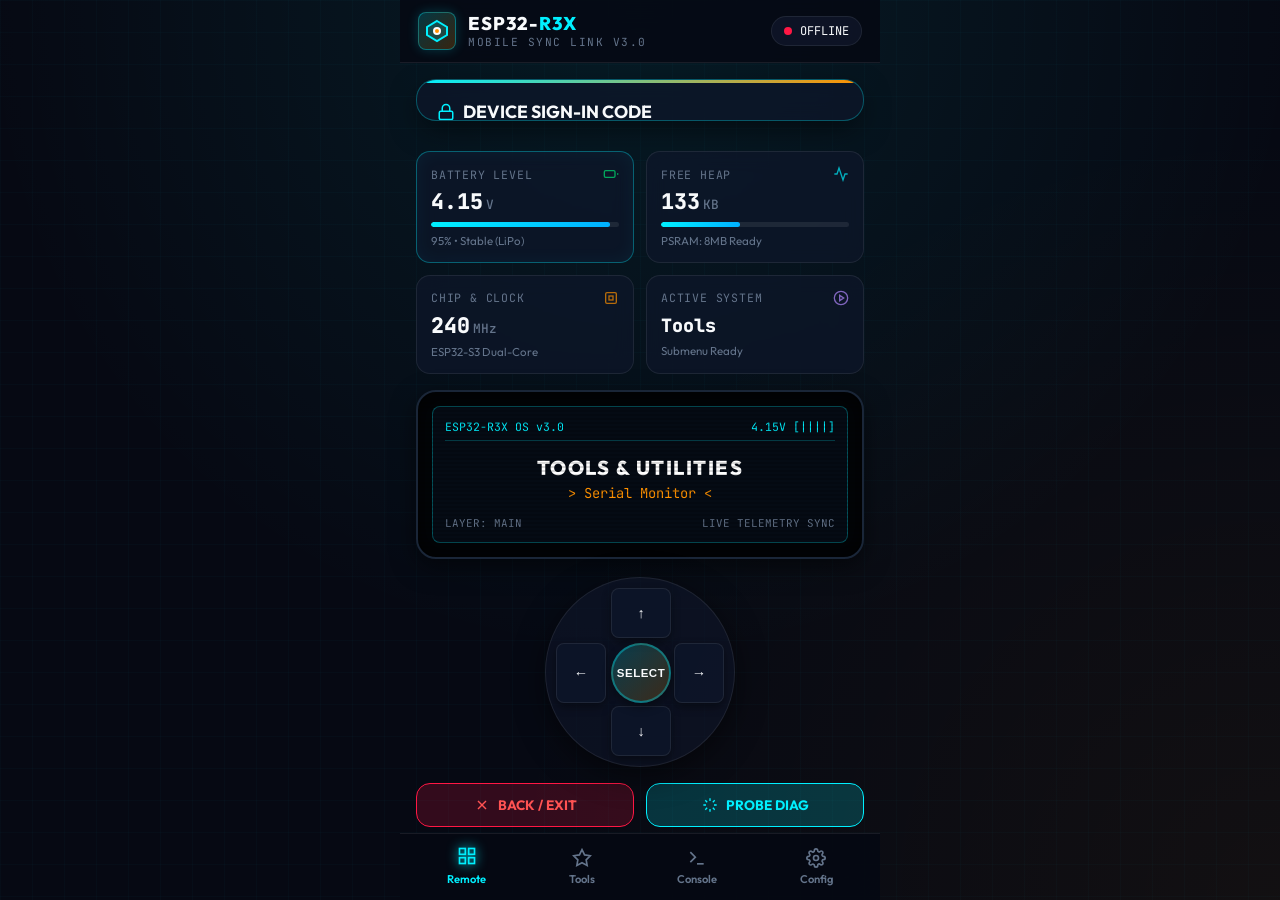
<file: mobile_app/index.html>
<!DOCTYPE html>
<html lang="en">
<head>
  <meta charset="UTF-8">
  <meta name="viewport" content="width=device-width, initial-scale=1.0, maximum-scale=1.0, user-scalable=no, viewport-fit=cover">
  <title>ESP32-R3X Mobile Companion | Always-On Hardware Sync</title>
  
  <!-- SEO & Mobile App Meta -->
  <meta name="description" content="Official Mobile Companion & Wireless Cyberdeck Remote for ESP32-R3X Hardware Platform. Seamless real-time Bluetooth, WiFi, and Serial synchronization with unique device sign-in.">
  <meta name="theme-color" content="#060913">
  <meta name="apple-mobile-web-app-capable" content="yes">
  <meta name="apple-mobile-web-app-status-bar-style" content="black-translucent">
  <meta name="apple-mobile-web-app-title" content="R3X Companion">

  <link rel="manifest" href="./manifest.json">
  <link rel="icon" type="image/svg+xml" href="./icons/icon.svg">
  <link rel="stylesheet" href="./app.css?v=3.1.0">
</head>
<body>

  <div class="app-container" id="app-root">

    <!-- Global App Header -->
    <header class="app-header" id="main-header">
      <div class="brand-section">
        <div class="brand-logo-badge" id="btn-brand-logo" title="ESP32-R3X Hardware">
          <svg viewBox="0 0 24 24" fill="none" stroke="currentColor" stroke-width="2">
            <polygon points="12,2 22,8 22,16 12,22 2,16 2,8" stroke="#00f0ff" fill="rgba(0,240,255,0.15)" />
            <circle cx="12" cy="12" r="3" fill="#ff9100" />
          </svg>
        </div>
        <div class="brand-title-wrap">
          <h1>ESP32-<span>R3X</span></h1>
          <div class="brand-sub">MOBILE SYNC LINK v3.0</div>
        </div>
      </div>

      <div class="header-status-badge" id="header-connection-pill">
        <span class="status-dot disconnected" id="connection-indicator"></span>
        <span id="connection-status-text">OFFLINE</span>
      </div>
    </header>

    <!-- Sign-In / Device Pairing Banner (Dismissible / Expandable) -->
    <section class="signin-card" id="signin-section">
      <h2>
        <svg width="18" height="18" viewBox="0 0 24 24" fill="none" stroke="#00f0ff" stroke-width="2">
          <rect x="3" y="11" width="18" height="11" rx="2" ry="2" />
          <path d="M7 11V7a5 5 0 0 1 10 0v4" />
        </svg>
        DEVICE SIGN-IN CODE
      </h2>
      <p id="signin-desc">
        Enter your ESP32-R3X unique device code to enable always-on sync the instant your hardware powers on.
      </p>

      <div class="signin-input-group">
        <input type="text" id="input-signin-code" class="signin-input" placeholder="R3X-XXXX" maxlength="12" autocomplete="off" autocorrect="off" spellcheck="false" value="R3X-8F2A">
        <button type="button" id="btn-pair-device" class="btn-pair">
          <span>CONNECT</span>
        </button>
      </div>

      <div class="signin-helper-row">
        <span>Default code printed on OLED/TFT screen</span>
        <span id="label-saved-status">Auto-Sync: ACTIVE</span>
      </div>

      <div class="quick-connect-chips" id="connection-protocol-selector">
        <button type="button" class="chip-btn active" data-protocol="bridge" id="proto-bridge">⚡ PC Bridge</button>
        <button type="button" class="chip-btn" data-protocol="serial" id="proto-serial">USB Serial (OTG)</button>
        <button type="button" class="chip-btn" data-protocol="wifi" id="proto-wifi">WiFi / SoftAP</button>
        <button type="button" class="chip-btn" data-protocol="ble" id="proto-ble">BLE 5.0</button>
        <button type="button" class="chip-btn" data-protocol="demo" id="proto-demo">Demo Sim</button>
      </div>
    </section>

    <!-- MAIN VIEW 1: DASHBOARD & CONTROLLER -->
    <main class="view-section active" id="view-dashboard">

      <!-- Telemetry Status Grid -->
      <section class="telemetry-grid" aria-label="System Telemetry">
        <!-- Battery Card -->
        <article class="telemetry-card highlight" id="card-battery">
          <div class="telem-header">
            <span>BATTERY LEVEL</span>
            <svg class="telem-icon" viewBox="0 0 24 24" fill="none" stroke="#00e676" stroke-width="2">
              <rect x="2" y="7" width="16" height="10" rx="2" ry="2"/>
              <line x1="22" y1="11" x2="22" y2="13"/>
            </svg>
          </div>
          <div class="telem-val" id="val-battery-voltage">4.15<span>V</span></div>
          <div class="bar-container">
            <div class="bar-fill" id="bar-battery-fill" style="width: 95%;"></div>
          </div>
          <div class="telem-sub" id="val-battery-sub">95% &bull; Stable (LiPo)</div>
        </article>

        <!-- Memory Card -->
        <article class="telemetry-card" id="card-memory">
          <div class="telem-header">
            <span>FREE HEAP</span>
            <svg class="telem-icon" viewBox="0 0 24 24" fill="none" stroke="#00f0ff" stroke-width="2">
              <path d="M22 12h-4l-3 9L9 3l-3 9H2"/>
            </svg>
          </div>
          <div class="telem-val" id="val-heap-free">133<span>KB</span></div>
          <div class="bar-container">
            <div class="bar-fill" id="bar-heap-fill" style="width: 42%;"></div>
          </div>
          <div class="telem-sub" id="val-heap-sub">PSRAM: 8MB Ready</div>
        </article>

        <!-- CPU & Uptime Card -->
        <article class="telemetry-card" id="card-cpu">
          <div class="telem-header">
            <span>CHIP & CLOCK</span>
            <svg class="telem-icon" viewBox="0 0 24 24" fill="none" stroke="#ff9100" stroke-width="2">
              <rect x="4" y="4" width="16" height="16" rx="2"/>
              <rect x="9" y="9" width="6" height="6"/>
            </svg>
          </div>
          <div class="telem-val" id="val-cpu-freq">240<span>MHz</span></div>
          <div class="telem-sub" id="val-uptime">ESP32-S3 Dual-Core</div>
        </article>

        <!-- Active Module Card -->
        <article class="telemetry-card" id="card-active-tool">
          <div class="telem-header">
            <span>ACTIVE SYSTEM</span>
            <svg class="telem-icon" viewBox="0 0 24 24" fill="none" stroke="#b388ff" stroke-width="2">
              <circle cx="12" cy="12" r="10"/>
              <polygon points="10,8 16,12 10,16"/>
            </svg>
          </div>
          <div class="telem-val" id="val-active-menu" style="font-size: 1.15rem;">Tools</div>
          <div class="telem-sub" id="val-active-sub">Submenu Ready</div>
        </article>
      </section>

      <!-- TFT Screen Mirror Bezel -->
      <section class="screen-mirror-card" id="tft-screen-mirror">
        <div class="tft-bezel">
          <div class="tft-top-bar">
            <span id="mirror-header-title">ESP32-R3X OS v3.0</span>
            <span id="mirror-header-bat">4.15V [||||]</span>
          </div>
          <div class="tft-main-view">
            <div class="tft-menu-title" id="mirror-menu-title">TOOLS & UTILITIES</div>
            <div class="tft-sub-item" id="mirror-sub-title">&gt; Serial Monitor &lt;</div>
          </div>
          <div class="tft-footer-bar">
            <span id="mirror-footer-layer">LAYER: MAIN</span>
            <span id="mirror-footer-sync">LIVE TELEMETRY SYNC</span>
          </div>
        </div>
      </section>

      <!-- Cyberdeck D-Pad Controller -->
      <section class="controller-section" id="dpad-controller" aria-label="Hardware Remote Control">
        <div class="dpad-container">
          <button type="button" class="dpad-btn up" id="btn-key-up" aria-label="Navigate Up">&uarr;</button>
          <button type="button" class="dpad-btn down" id="btn-key-down" aria-label="Navigate Down">&darr;</button>
          <button type="button" class="dpad-btn left" id="btn-key-left" aria-label="Navigate Left">&larr;</button>
          <button type="button" class="dpad-btn right" id="btn-key-right" aria-label="Navigate Right">&rarr;</button>
          <button type="button" class="dpad-btn center" id="btn-key-select" aria-label="Select">SELECT</button>
        </div>

        <div class="controller-action-row">
          <button type="button" class="action-btn exit" id="btn-key-exit">
            <svg width="16" height="16" viewBox="0 0 24 24" fill="none" stroke="currentColor" stroke-width="2">
              <line x1="18" y1="6" x2="6" y2="18"/>
              <line x1="6" y1="6" x2="18" y2="18"/>
            </svg>
            BACK / EXIT
          </button>
          <button type="button" class="action-btn select" id="btn-key-quick-diag">
            <svg width="16" height="16" viewBox="0 0 24 24" fill="none" stroke="currentColor" stroke-width="2">
              <path d="M12 2v4M12 18v4M4.93 4.93l2.83 2.83M16.24 16.24l2.83 2.83M2 12h4M18 12h4M4.93 19.07l2.83-2.83M16.24 7.76l2.83-2.83"/>
            </svg>
            PROBE DIAG
          </button>
        </div>
      </section>

    </main>

    <!-- MAIN VIEW 2: FULL LAUNCHPAD & 10+ TOOLS -->
    <section class="view-section" id="view-launchpad">
      <h2 style="font-size: 1.1rem; margin-bottom: 4px;">Hardware Feature Suite</h2>
      <p style="font-size: 0.76rem; color: var(--text-muted); margin-bottom: 12px;">
        1-Tap remote execution across all RF, Sub-GHz, Automotive, and Core modules.
      </p>

      <!-- TOOLS SUITE (10+ UTILITIES WITH SCROLL & DIRECT ACCESS) -->
      <div class="launcher-category-title">
        <span>Tools &amp; Utilities Suite (10+ Features)</span>
      </div>
      <div class="feature-grid" id="grid-tools-features">
        <button type="button" class="feature-tile" data-launch="6 0 0">
          <div class="tile-icon-box">&gt;_</div>
          <div class="tile-content">
            <h3>Serial Monitor</h3>
            <p>115200 Baud Console</p>
          </div>
        </button>

        <button type="button" class="feature-tile orange" data-launch="6 1 0">
          <div class="tile-icon-box">&#8679;</div>
          <div class="tile-content">
            <h3>Update Firmware</h3>
            <p>OTA &amp; SD Flasher</p>
          </div>
        </button>

        <button type="button" class="feature-tile green" data-launch="6 2 0">
          <div class="tile-icon-box">&#9782;</div>
          <div class="tile-content">
            <h3>Touch Calibrate</h3>
            <p>XPT2046 5-Point</p>
          </div>
        </button>

        <button type="button" class="feature-tile purple" data-launch="6 3 0">
          <div class="tile-icon-box">&#9881;</div>
          <div class="tile-content">
            <h3>Hardware Info</h3>
            <p>eFuse &amp; Bus Map</p>
          </div>
        </button>

        <button type="button" class="feature-tile" data-launch="6 4 0">
          <div class="tile-icon-box">&#128193;</div>
          <div class="tile-content">
            <h3>SD File Manager</h3>
            <p>Browse &amp; Execute</p>
          </div>
        </button>

        <button type="button" class="feature-tile orange" data-launch="6 5 0">
          <div class="tile-icon-box">&#9889;</div>
          <div class="tile-content">
            <h3>GPIO Dashboard</h3>
            <p>Pin Logic &amp; PWM</p>
          </div>
        </button>

        <button type="button" class="feature-tile green" data-launch="6 6 0">
          <div class="tile-icon-box">&#128038;</div>
          <div class="tile-content">
            <h3>BadUSB Ducky</h3>
            <p>HID Script Injector</p>
          </div>
        </button>

        <button type="button" class="feature-tile purple" data-launch="6 7 0">
          <div class="tile-icon-box">&#127760;</div>
          <div class="tile-content">
            <h3>Web Cyberdeck</h3>
            <p>HTTP Telemetry AP</p>
          </div>
        </button>

        <button type="button" class="feature-tile" data-launch="6 8 0">
          <div class="tile-icon-box">&#127912;</div>
          <div class="tile-content">
            <h3>Theme Engine</h3>
            <p>Live Color Switcher</p>
          </div>
        </button>

        <button type="button" class="feature-tile orange" data-launch="6 9 0">
          <div class="tile-icon-box">&#128267;</div>
          <div class="tile-content">
            <h3>Fuel Gauge</h3>
            <p>LiPo Coulombs</p>
          </div>
        </button>
      </div>

      <!-- WIRELESS RF & HARDWARE ATTACK ENGINES -->
      <div class="launcher-category-title">
        <span>RF &amp; Hardware Engines</span>
      </div>
      <div class="feature-grid">
        <button type="button" class="feature-tile" data-launch="0 0 0">
          <div class="tile-icon-box">&#128246;</div>
          <div class="tile-content">
            <h3>WiFi Scanner</h3>
            <p>2.4GHz Beacon Scan</p>
          </div>
        </button>

        <button type="button" class="feature-tile orange" data-launch="4 0 0">
          <div class="tile-icon-box">&#128254;</div>
          <div class="tile-content">
            <h3>BLE Recon</h3>
            <p>Advertiser &amp; Spam</p>
          </div>
        </button>

        <button type="button" class="feature-tile green" data-launch="5 0 0">
          <div class="tile-icon-box">&#128225;</div>
          <div class="tile-content">
            <h3>Sub-GHz CC1101</h3>
            <p>300-928 MHz Radio</p>
          </div>
        </button>

        <button type="button" class="feature-tile purple" data-launch="2 0 4">
          <div class="tile-icon-box">&#128663;</div>
          <div class="tile-content">
            <h3>Automotive CAN</h3>
            <p>500k Sniffer &amp; Fuzz</p>
          </div>
        </button>

        <button type="button" class="feature-tile" data-launch="2 0 2">
          <div class="tile-icon-box">&#128179;</div>
          <div class="tile-content">
            <h3>RFID/NFC PN532</h3>
            <p>13.56MHz Mifare</p>
          </div>
        </button>

        <button type="button" class="feature-tile orange" data-launch="2 0 3">
          <div class="tile-icon-box">&#127757;</div>
          <div class="tile-content">
            <h3>GPS Tracker</h3>
            <p>Neo-6M NMEA Feed</p>
          </div>
        </button>
      </div>
    </section>

    <!-- MAIN VIEW 3: LIVE TERMINAL & CONSOLE -->
    <section class="view-section" id="view-terminal">
      <div class="terminal-window" id="terminal-container">
        <div class="terminal-header">
          <span>ESP32-R3X SYNC CONSOLE</span>
          <div class="term-controls">
            <button type="button" class="term-btn" id="btn-clear-term">CLEAR</button>
            <button type="button" class="term-btn" id="btn-export-log">EXPORT</button>
          </div>
        </div>
        <div class="terminal-body" id="term-output">
          <div class="term-line info">[SYS] ESP32-R3X Mobile Companion Initialized.</div>
          <div class="term-line info">[SYS] Ready to establish hardware link over BLE / WiFi / Serial.</div>
        </div>
        <div class="terminal-input-bar">
          <span style="color: var(--cyan-glow); font-family: var(--font-mono); font-size: 0.8rem;">&gt;</span>
          <input type="text" id="term-input" class="terminal-input" placeholder="Type command (PING, STATUS, HEAP, DIAG)..." autocomplete="off" spellcheck="false">
          <button type="button" id="btn-send-cli" class="term-btn" style="color: var(--cyan-glow); border-color: var(--cyan-glow);">SEND</button>
        </div>
      </div>

      <!-- Quick Command Buttons -->
      <div class="quick-cli-row" id="quick-cli-bar">
        <button type="button" class="chip-btn" data-cmd="PING">PING</button>
        <button type="button" class="chip-btn" data-cmd="STATUS">STATUS</button>
        <button type="button" class="chip-btn" data-cmd="HEAP">HEAP</button>
        <button type="button" class="chip-btn" data-cmd="DIAG">DIAG</button>
        <button type="button" class="chip-btn" data-cmd="TEST ALL">TEST ALL</button>
        <button type="button" class="chip-btn" data-cmd="EXIT">EXIT</button>
        <button type="button" class="chip-btn" data-cmd="REBOOT">REBOOT</button>
      </div>
    </section>

    <!-- MAIN VIEW 4: SETTINGS & SYNC CONFIG -->
    <section class="view-section" id="view-settings">
      <h2 style="font-size: 1.1rem; margin-bottom: 4px;">Companion Configuration</h2>
      <p style="font-size: 0.76rem; color: var(--text-muted); margin-bottom: 14px;">
        Manage always-on hardware connection, sign-in credentials, and UI theme.
      </p>

      <div class="signin-card" style="margin: 0 0 16px 0;">
        <h3 style="font-size: 0.95rem; margin-bottom: 8px;">Hardware Connection Mode</h3>
        <p style="font-size: 0.78rem; color: var(--text-secondary); margin-bottom: 12px;">
          Choose whether the mobile app automatically wakes up and syncs via Bluetooth LE advertising, SoftAP WiFi, or USB.
        </p>

        <label style="display: flex; align-items: center; justify-content: space-between; font-size: 0.82rem; margin-bottom: 12px; cursor: pointer;">
          <span>Always-On Background Auto-Reconnect</span>
          <input type="checkbox" id="toggle-auto-reconnect" checked style="width: 18px; height: 18px; accent-color: var(--cyan-glow);">
        </label>

        <label style="display: flex; align-items: center; justify-content: space-between; font-size: 0.82rem; margin-bottom: 12px; cursor: pointer;">
          <span>Haptic Vibration Feedback</span>
          <input type="checkbox" id="toggle-haptic" checked style="width: 18px; height: 18px; accent-color: var(--cyan-glow);">
        </label>

        <div style="margin-top: 14px;">
          <label style="display: block; font-size: 0.76rem; color: var(--text-muted); margin-bottom: 4px;">UI COLOR THEME</label>
          <div class="quick-connect-chips">
            <button type="button" class="chip-btn active" data-theme-btn="cyber">Cyber Cyan</button>
            <button type="button" class="chip-btn" data-theme-btn="matrix">Matrix Green</button>
            <button type="button" class="chip-btn" data-theme-btn="crimson">Crimson Red</button>
          </div>
        </div>
      </div>

      <div class="signin-card" style="margin: 0;">
        <h3 style="font-size: 0.95rem; margin-bottom: 8px;">Install PWA to Mobile Home Screen</h3>
        <p style="font-size: 0.78rem; color: var(--text-secondary); margin-bottom: 12px;">
          Add this companion app to your iPhone or Android home screen for full-screen standalone cyberdeck access.
        </p>
        <button type="button" id="btn-install-pwa" class="btn-pair" style="width: 100%; justify-content: center; padding: 12px;">
          INSTALL COMPANION APP
        </button>
      </div>
    </section>

    <!-- Bottom Navigation Bar -->
    <nav class="bottom-nav" id="bottom-navigation" aria-label="Primary Navigation">
      <button type="button" class="nav-item active" data-view="view-dashboard" id="nav-dashboard">
        <svg viewBox="0 0 24 24">
          <rect x="3" y="3" width="7" height="7"/>
          <rect x="14" y="3" width="7" height="7"/>
          <rect x="14" y="14" width="7" height="7"/>
          <rect x="3" y="14" width="7" height="7"/>
        </svg>
        <span>Remote</span>
      </button>

      <button type="button" class="nav-item" data-view="view-launchpad" id="nav-launchpad">
        <svg viewBox="0 0 24 24">
          <polygon points="12,2 15.09,8.26 22,9.27 17,14.14 18.18,21.02 12,17.77 5.82,21.02 7,14.14 2,9.27 8.91,8.26"/>
        </svg>
        <span>Tools</span>
      </button>

      <button type="button" class="nav-item" data-view="view-terminal" id="nav-terminal">
        <svg viewBox="0 0 24 24">
          <polyline points="4,17 10,11 4,5"/>
          <line x1="12" y1="19" x2="20" y2="19"/>
        </svg>
        <span>Console</span>
      </button>

      <button type="button" class="nav-item" data-view="view-settings" id="nav-settings">
        <svg viewBox="0 0 24 24">
          <circle cx="12" cy="12" r="3"/>
          <path d="M19.4 15a1.65 1.65 0 0 0 .33 1.82l.06.06a2 2 0 0 1 0 2.83 2 2 0 0 1-2.83 0l-.06-.06a1.65 1.65 0 0 0-1.82-.33 1.65 1.65 0 0 0-1 1.51V21a2 2 0 0 1-2 2 2 2 0 0 1-2-2v-.09A1.65 1.65 0 0 0 9 19.4a1.65 1.65 0 0 0-1.82.33l-.06.06a2 2 0 0 1-2.83 0 2 2 0 0 1 0-2.83l.06-.06a1.65 1.65 0 0 0 .33-1.82 1.65 1.65 0 0 0-1.51-1H3a2 2 0 0 1-2-2 2 2 0 0 1 2-2h.09A1.65 1.65 0 0 0 4.6 9a1.65 1.65 0 0 0-.33-1.82l-.06-.06a2 2 0 0 1 0-2.83 2 2 0 0 1 2.83 0l.06.06a1.65 1.65 0 0 0 1.82.33H9a1.65 1.65 0 0 0 1-1.51V3a2 2 0 0 1 2-2 2 2 0 0 1 2 2v.09a1.65 1.65 0 0 0 1 1.51 1.65 1.65 0 0 0 1.82-.33l.06-.06a2 2 0 0 1 2.83 0 2 2 0 0 1 0 2.83l-.06.06a1.65 1.65 0 0 0-.33 1.82V9a1.65 1.65 0 0 0 1.51 1H21a2 2 0 0 1 2 2 2 2 0 0 1-2 2h-.09a1.65 1.65 0 0 0-1.51 1z"/>
        </svg>
        <span>Config</span>
      </button>
    </nav>

  </div>

  <script src="./app.js?v=3.1.0"></script>
</body>
</html>
</file>
<file: mobile_app/app.css>
/* ==========================================================================
   ESP32-R3X MOBILE COMPANION - CYBERDECK DESIGN SYSTEM
   Ultra-Modern Responsive Glassmorphic Dark UI
   ========================================================================== */

@import url('https://fonts.googleapis.com/css2?family=JetBrains+Mono:wght@400;500;700&family=Outfit:wght@400;500;600;700;800;900&display=swap');

:root {
  /* Cyber Palette */
  --bg-primary: #060913;
  --bg-secondary: #0c1222;
  --bg-card: rgba(15, 23, 42, 0.72);
  --bg-card-hover: rgba(22, 33, 58, 0.85);
  --bg-elevated: rgba(30, 41, 59, 0.8);
  
  --cyan-glow: #00f0ff;
  --cyan-dim: rgba(0, 240, 255, 0.18);
  --cyan-border: rgba(0, 240, 255, 0.35);
  
  --orange-glow: #ff9100;
  --orange-dim: rgba(255, 145, 0, 0.16);
  --orange-border: rgba(255, 145, 0, 0.35);

  --green-glow: #00e676;
  --green-dim: rgba(0, 230, 118, 0.15);
  
  --red-glow: #ff1744;
  --red-dim: rgba(255, 23, 68, 0.18);

  --purple-glow: #b388ff;
  
  --text-primary: #f8fafc;
  --text-secondary: #94a3b8;
  --text-muted: #64748b;
  --text-cyan: #38bdf8;
  
  --border-subtle: rgba(255, 255, 255, 0.08);
  --border-highlight: rgba(0, 240, 255, 0.3);
  
  /* Radii & Shadows */
  --radius-sm: 8px;
  --radius-md: 14px;
  --radius-lg: 20px;
  --radius-pill: 9999px;
  
  --shadow-glow-cyan: 0 0 25px rgba(0, 240, 255, 0.22);
  --shadow-glow-orange: 0 0 25px rgba(255, 145, 0, 0.22);
  --shadow-card: 0 10px 30px -5px rgba(0, 0, 0, 0.6);

  /* Fonts */
  --font-main: 'Outfit', -apple-system, BlinkMacSystemFont, 'Segoe UI', Roboto, sans-serif;
  --font-mono: 'JetBrains Mono', monospace;
  
  --transition-fast: 0.18s cubic-bezier(0.4, 0, 0.2, 1);
  --transition-smooth: 0.28s cubic-bezier(0.16, 1, 0.3, 1);
}

/* Theme variations */
[data-theme="matrix"] {
  --cyan-glow: #00ff66;
  --cyan-dim: rgba(0, 255, 102, 0.16);
  --cyan-border: rgba(0, 255, 102, 0.4);
  --text-cyan: #4ade80;
  --bg-primary: #030a05;
  --bg-secondary: #06150b;
}

[data-theme="crimson"] {
  --cyan-glow: #ff2a5f;
  --cyan-dim: rgba(255, 42, 95, 0.16);
  --cyan-border: rgba(255, 42, 95, 0.4);
  --text-cyan: #fb7185;
  --bg-primary: #0c0407;
  --bg-secondary: #17080e;
}

/* Reset & Box Sizing */
*, *::before, *::after {
  box-sizing: border-box;
  margin: 0;
  padding: 0;
  -webkit-tap-highlight-color: transparent;
}

html, body {
  width: 100%;
  height: 100%;
  background-color: var(--bg-primary);
  color: var(--text-primary);
  font-family: var(--font-main);
  overflow-x: hidden;
  -webkit-font-smoothing: antialiased;
}

/* Background Cyber Grid */
body {
  background-image: 
    radial-gradient(circle at 50% 0%, rgba(0, 240, 255, 0.08) 0%, transparent 60%),
    radial-gradient(circle at 100% 100%, rgba(255, 145, 0, 0.05) 0%, transparent 50%),
    linear-gradient(rgba(0, 240, 255, 0.02) 1px, transparent 1px),
    linear-gradient(90deg, rgba(0, 240, 255, 0.02) 1px, transparent 1px);
  background-size: 100% 100%, 100% 100%, 32px 32px, 32px 32px;
  background-attachment: fixed;
  display: flex;
  flex-direction: column;
}

/* Layout App Container */
.app-container {
  max-width: 480px;
  margin: 0 auto;
  width: 100%;
  min-height: 100vh;
  display: flex;
  flex-direction: column;
  position: relative;
  padding-bottom: 84px; /* Space for bottom nav */
}

/* ==========================================================================
   APP HEADER
   ========================================================================== */
.app-header {
  position: sticky;
  top: 0;
  z-index: 100;
  background: rgba(6, 9, 19, 0.85);
  backdrop-filter: blur(16px);
  -webkit-backdrop-filter: blur(16px);
  border-bottom: 1px solid var(--border-subtle);
  padding: 12px 18px;
  display: flex;
  align-items: center;
  justify-content: space-between;
}

.brand-section {
  display: flex;
  align-items: center;
  gap: 12px;
}

.brand-logo-badge {
  width: 38px;
  height: 38px;
  border-radius: var(--radius-sm);
  background: linear-gradient(135deg, rgba(0, 240, 255, 0.2), rgba(255, 145, 0, 0.2));
  border: 1px solid var(--cyan-border);
  display: flex;
  align-items: center;
  justify-content: center;
  box-shadow: 0 0 12px rgba(0, 240, 255, 0.2);
}

.brand-logo-badge svg {
  width: 24px;
  height: 24px;
}

.brand-title-wrap h1 {
  font-size: 1.15rem;
  font-weight: 800;
  letter-spacing: 1px;
  line-height: 1.2;
}

.brand-title-wrap h1 span {
  color: var(--cyan-glow);
}

.brand-title-wrap .brand-sub {
  font-size: 0.7rem;
  font-family: var(--font-mono);
  color: var(--text-muted);
  text-transform: uppercase;
  letter-spacing: 1.5px;
}

.header-status-badge {
  display: flex;
  align-items: center;
  gap: 8px;
  padding: 6px 12px;
  background: rgba(15, 23, 42, 0.8);
  border: 1px solid var(--border-subtle);
  border-radius: var(--radius-pill);
  font-size: 0.75rem;
  font-family: var(--font-mono);
}

.status-dot {
  width: 8px;
  height: 8px;
  border-radius: 50%;
  background: var(--text-muted);
  transition: var(--transition-fast);
}

.status-dot.connected {
  background: var(--green-glow);
  box-shadow: 0 0 10px var(--green-glow);
  animation: pulse-dot 2s infinite;
}

.status-dot.connecting {
  background: var(--orange-glow);
  box-shadow: 0 0 10px var(--orange-glow);
  animation: pulse-dot 1s infinite;
}

.status-dot.disconnected {
  background: var(--red-glow);
}

@keyframes pulse-dot {
  0%, 100% { opacity: 1; transform: scale(1); }
  50% { opacity: 0.5; transform: scale(0.85); }
}

/* ==========================================================================
   AUTHENTICATION & SIGN-IN MODAL / BANNER
   ========================================================================== */
.signin-card {
  margin: 16px;
  padding: 20px;
  background: var(--bg-card);
  backdrop-filter: blur(12px);
  border: 1px solid var(--border-highlight);
  border-radius: var(--radius-lg);
  box-shadow: var(--shadow-card);
  position: relative;
  overflow: hidden;
}

.signin-card::before {
  content: '';
  position: absolute;
  top: 0;
  left: 0;
  right: 0;
  height: 3px;
  background: linear-gradient(90deg, var(--cyan-glow), var(--orange-glow));
}

.signin-card h2 {
  font-size: 1.1rem;
  font-weight: 700;
  display: flex;
  align-items: center;
  gap: 8px;
  margin-bottom: 6px;
  color: var(--text-primary);
}

.signin-card p {
  font-size: 0.82rem;
  color: var(--text-secondary);
  line-height: 1.4;
  margin-bottom: 14px;
}

.signin-input-group {
  display: flex;
  gap: 10px;
}

.signin-input {
  flex: 1;
  background: rgba(6, 9, 19, 0.7);
  border: 1px solid var(--border-subtle);
  border-radius: var(--radius-sm);
  padding: 12px 14px;
  font-family: var(--font-mono);
  font-size: 0.95rem;
  font-weight: 700;
  color: var(--cyan-glow);
  letter-spacing: 2px;
  text-transform: uppercase;
  outline: none;
  transition: var(--transition-fast);
}

.signin-input:focus {
  border-color: var(--cyan-glow);
  box-shadow: 0 0 12px rgba(0, 240, 255, 0.25);
}

.btn-pair {
  padding: 0 18px;
  background: linear-gradient(135deg, var(--cyan-glow), #0099ff);
  border: none;
  border-radius: var(--radius-sm);
  color: #040812;
  font-family: var(--font-main);
  font-size: 0.88rem;
  font-weight: 700;
  cursor: pointer;
  display: flex;
  align-items: center;
  gap: 6px;
  transition: var(--transition-fast);
}

.btn-pair:hover {
  transform: translateY(-1px);
  box-shadow: 0 0 18px rgba(0, 240, 255, 0.4);
}

.signin-helper-row {
  margin-top: 10px;
  display: flex;
  align-items: center;
  justify-content: space-between;
  font-size: 0.74rem;
  color: var(--text-muted);
}

.quick-connect-chips {
  display: flex;
  gap: 6px;
  margin-top: 12px;
}

.chip-btn {
  background: rgba(255, 255, 255, 0.05);
  border: 1px solid var(--border-subtle);
  border-radius: var(--radius-pill);
  padding: 5px 10px;
  font-size: 0.72rem;
  font-family: var(--font-mono);
  color: var(--text-secondary);
  cursor: pointer;
  transition: var(--transition-fast);
}

.chip-btn:hover, .chip-btn.active {
  background: var(--cyan-dim);
  border-color: var(--cyan-glow);
  color: var(--cyan-glow);
}

/* ==========================================================================
   MAIN DASHBOARD SECTIONS
   ========================================================================== */
.view-section {
  display: none;
  padding: 14px 16px;
  animation: fadeIn 0.22s ease-out;
}

.view-section.active {
  display: block;
}

@keyframes fadeIn {
  from { opacity: 0; transform: translateY(6px); }
  to { opacity: 1; transform: translateY(0); }
}

/* Telemetry Grid */
.telemetry-grid {
  display: grid;
  grid-template-columns: repeat(2, 1fr);
  gap: 12px;
  margin-bottom: 16px;
}

.telemetry-card {
  background: var(--bg-card);
  backdrop-filter: blur(10px);
  border: 1px solid var(--border-subtle);
  border-radius: var(--radius-md);
  padding: 14px;
  display: flex;
  flex-direction: column;
  justify-content: space-between;
  transition: var(--transition-fast);
}

.telemetry-card:hover {
  border-color: var(--border-highlight);
  background: var(--bg-card-hover);
}

.telemetry-card.highlight {
  border-color: var(--cyan-border);
  box-shadow: inset 0 0 18px rgba(0, 240, 255, 0.05);
}

.telem-header {
  display: flex;
  align-items: center;
  justify-content: space-between;
  font-size: 0.72rem;
  font-family: var(--font-mono);
  color: var(--text-muted);
  text-transform: uppercase;
  letter-spacing: 0.8px;
  margin-bottom: 8px;
}

.telem-icon {
  width: 16px;
  height: 16px;
  opacity: 0.7;
}

.telem-val {
  font-size: 1.35rem;
  font-weight: 800;
  font-family: var(--font-mono);
  color: var(--text-primary);
  line-height: 1.1;
}

.telem-val span {
  font-size: 0.8rem;
  font-weight: 500;
  color: var(--text-muted);
  margin-left: 3px;
}

.telem-sub {
  font-size: 0.72rem;
  color: var(--text-muted);
  margin-top: 6px;
  display: flex;
  align-items: center;
  gap: 4px;
}

.bar-container {
  height: 5px;
  background: rgba(255, 255, 255, 0.08);
  border-radius: var(--radius-pill);
  overflow: hidden;
  margin-top: 8px;
}

.bar-fill {
  height: 100%;
  background: linear-gradient(90deg, var(--cyan-glow), #00b0ff);
  border-radius: var(--radius-pill);
  transition: width 0.4s ease;
}

.bar-fill.warning {
  background: linear-gradient(90deg, var(--orange-glow), #ff3d00);
}

/* ==========================================================================
   TFT SCREEN MIRROR & CYBERDECK D-PAD CONTROLLER
   ========================================================================== */
.screen-mirror-card {
  background: #020408;
  border: 2px solid #1a2638;
  border-radius: var(--radius-lg);
  padding: 14px;
  margin-bottom: 18px;
  box-shadow: inset 0 0 25px rgba(0, 0, 0, 0.9), 0 8px 24px rgba(0, 0, 0, 0.5);
  position: relative;
  overflow: hidden;
}

.screen-mirror-card::after {
  content: '';
  position: absolute;
  top: 0; left: 0; right: 0; bottom: 0;
  background: linear-gradient(rgba(18, 16, 16, 0) 50%, rgba(0, 0, 0, 0.25) 50%);
  background-size: 100% 4px;
  pointer-events: none;
  opacity: 0.6;
}

.tft-bezel {
  background: #050b14;
  border: 1px solid rgba(0, 240, 255, 0.3);
  border-radius: var(--radius-sm);
  padding: 12px;
  min-height: 120px;
  display: flex;
  flex-direction: column;
  justify-content: space-between;
  position: relative;
}

.tft-top-bar {
  display: flex;
  align-items: center;
  justify-content: space-between;
  border-bottom: 1px solid rgba(0, 240, 255, 0.2);
  padding-bottom: 6px;
  font-family: var(--font-mono);
  font-size: 0.72rem;
  color: var(--cyan-glow);
}

.tft-main-view {
  margin: 14px 0;
  text-align: center;
}

.tft-menu-title {
  font-size: 1.25rem;
  font-weight: 800;
  letter-spacing: 1.5px;
  color: #ffffff;
  text-transform: uppercase;
  margin-bottom: 4px;
}

.tft-sub-item {
  font-family: var(--font-mono);
  font-size: 0.86rem;
  color: var(--orange-glow);
}

.tft-footer-bar {
  display: flex;
  align-items: center;
  justify-content: space-between;
  font-family: var(--font-mono);
  font-size: 0.68rem;
  color: var(--text-muted);
}

/* Controller D-Pad Pad */
.controller-section {
  display: flex;
  flex-direction: column;
  align-items: center;
  gap: 16px;
  margin: 18px 0;
}

.dpad-container {
  width: 190px;
  height: 190px;
  position: relative;
  background: rgba(15, 23, 42, 0.6);
  border-radius: 50%;
  border: 1px solid var(--border-subtle);
  box-shadow: 0 8px 30px rgba(0, 0, 0, 0.5);
  display: flex;
  align-items: center;
  justify-content: center;
}

.dpad-btn {
  position: absolute;
  background: var(--bg-card);
  border: 1px solid var(--border-subtle);
  color: var(--text-primary);
  font-size: 0.9rem;
  font-weight: 800;
  display: flex;
  align-items: center;
  justify-content: center;
  cursor: pointer;
  transition: var(--transition-fast);
  border-radius: var(--radius-sm);
  box-shadow: 0 4px 10px rgba(0,0,0,0.4);
}

.dpad-btn:active {
  transform: scale(0.92);
  background: var(--cyan-dim);
  border-color: var(--cyan-glow);
  color: var(--cyan-glow);
  box-shadow: 0 0 15px rgba(0, 240, 255, 0.5);
}

.dpad-btn.up {
  top: 10px;
  left: 65px;
  width: 60px;
  height: 50px;
}

.dpad-btn.down {
  bottom: 10px;
  left: 65px;
  width: 60px;
  height: 50px;
}

.dpad-btn.left {
  top: 65px;
  left: 10px;
  width: 50px;
  height: 60px;
}

.dpad-btn.right {
  top: 65px;
  right: 10px;
  width: 50px;
  height: 60px;
}

.dpad-btn.center {
  top: 65px;
  left: 65px;
  width: 60px;
  height: 60px;
  border-radius: 50%;
  background: linear-gradient(135deg, rgba(0, 240, 255, 0.2), rgba(255, 145, 0, 0.2));
  border: 2px solid var(--cyan-border);
  font-size: 0.72rem;
  letter-spacing: 0.5px;
}

.controller-action-row {
  display: flex;
  gap: 12px;
  width: 100%;
}

.action-btn {
  flex: 1;
  padding: 12px;
  border-radius: var(--radius-md);
  border: 1px solid var(--border-subtle);
  background: var(--bg-card);
  color: var(--text-primary);
  font-family: var(--font-main);
  font-size: 0.85rem;
  font-weight: 700;
  display: flex;
  align-items: center;
  justify-content: center;
  gap: 8px;
  cursor: pointer;
  transition: var(--transition-fast);
}

.action-btn:active {
  transform: scale(0.96);
}

.action-btn.exit {
  border-color: var(--red-glow);
  color: #ff5252;
  background: var(--red-dim);
}

.action-btn.select {
  border-color: var(--cyan-glow);
  color: var(--cyan-glow);
  background: var(--cyan-dim);
}

/* ==========================================================================
   FEATURE LAUNCHER GRID (ALL CATEGORIES & 10+ TOOLS)
   ========================================================================== */
.launcher-category-title {
  font-size: 0.8rem;
  font-family: var(--font-mono);
  color: var(--text-muted);
  text-transform: uppercase;
  letter-spacing: 1.5px;
  margin: 18px 0 10px 4px;
  display: flex;
  align-items: center;
  gap: 8px;
}

.launcher-category-title::after {
  content: '';
  flex: 1;
  height: 1px;
  background: var(--border-subtle);
}

.feature-grid {
  display: grid;
  grid-template-columns: repeat(2, 1fr);
  gap: 10px;
}

.feature-tile {
  background: var(--bg-card);
  border: 1px solid var(--border-subtle);
  border-radius: var(--radius-md);
  padding: 12px 14px;
  display: flex;
  align-items: center;
  gap: 12px;
  cursor: pointer;
  transition: var(--transition-fast);
  text-align: left;
}

.feature-tile:hover {
  background: var(--bg-card-hover);
  border-color: var(--border-highlight);
  transform: translateY(-2px);
}

.feature-tile:active {
  transform: scale(0.97);
}

.tile-icon-box {
  width: 36px;
  height: 36px;
  border-radius: var(--radius-sm);
  display: flex;
  align-items: center;
  justify-content: center;
  background: rgba(255, 255, 255, 0.05);
  color: var(--cyan-glow);
  font-size: 1.1rem;
  flex-shrink: 0;
}

.feature-tile.orange .tile-icon-box {
  color: var(--orange-glow);
  background: var(--orange-dim);
}

.feature-tile.green .tile-icon-box {
  color: var(--green-glow);
  background: var(--green-dim);
}

.feature-tile.purple .tile-icon-box {
  color: var(--purple-glow);
  background: rgba(179, 136, 255, 0.15);
}

.tile-content h3 {
  font-size: 0.84rem;
  font-weight: 700;
  color: var(--text-primary);
  line-height: 1.2;
}

.tile-content p {
  font-size: 0.7rem;
  color: var(--text-muted);
  margin-top: 2px;
}

/* ==========================================================================
   TERMINAL & LOG CONSOLE
   ========================================================================== */
.terminal-window {
  background: #020408;
  border: 1px solid var(--border-subtle);
  border-radius: var(--radius-md);
  overflow: hidden;
  display: flex;
  flex-direction: column;
  height: 380px;
  box-shadow: var(--shadow-card);
}

.terminal-header {
  background: #0a101f;
  border-bottom: 1px solid var(--border-subtle);
  padding: 8px 14px;
  display: flex;
  align-items: center;
  justify-content: space-between;
  font-family: var(--font-mono);
  font-size: 0.72rem;
  color: var(--text-secondary);
}

.term-controls {
  display: flex;
  gap: 8px;
}

.term-btn {
  background: transparent;
  border: 1px solid var(--border-subtle);
  color: var(--text-muted);
  border-radius: 4px;
  padding: 2px 8px;
  font-size: 0.68rem;
  cursor: pointer;
}

.terminal-body {
  flex: 1;
  padding: 12px;
  overflow-y: auto;
  font-family: var(--font-mono);
  font-size: 0.78rem;
  line-height: 1.45;
  display: flex;
  flex-direction: column;
  gap: 4px;
}

.term-line {
  word-break: break-all;
}

.term-line.cmd { color: var(--cyan-glow); }
.term-line.info { color: #94a3b8; }
.term-line.warn { color: var(--orange-glow); }
.term-line.error { color: var(--red-glow); }
.term-line.success { color: var(--green-glow); }

.terminal-input-bar {
  border-top: 1px solid var(--border-subtle);
  padding: 8px 12px;
  display: flex;
  gap: 8px;
  background: #050914;
}

.terminal-input {
  flex: 1;
  background: transparent;
  border: none;
  font-family: var(--font-mono);
  font-size: 0.82rem;
  color: #ffffff;
  outline: none;
}

/* Quick Command Chips */
.quick-cli-row {
  display: flex;
  gap: 6px;
  overflow-x: auto;
  padding: 8px 0;
  scrollbar-width: none;
}

.quick-cli-row::-webkit-scrollbar { display: none; }

/* ==========================================================================
   BOTTOM NAVIGATION BAR
   ========================================================================== */
.bottom-nav {
  position: fixed;
  bottom: 0;
  left: 0;
  right: 0;
  max-width: 480px;
  margin: 0 auto;
  background: rgba(6, 9, 19, 0.92);
  backdrop-filter: blur(20px);
  -webkit-backdrop-filter: blur(20px);
  border-top: 1px solid var(--border-subtle);
  display: flex;
  justify-content: space-around;
  padding: 8px 6px;
  z-index: 90;
}

.nav-item {
  display: flex;
  flex-direction: column;
  align-items: center;
  gap: 4px;
  background: transparent;
  border: none;
  color: var(--text-muted);
  font-family: var(--font-main);
  font-size: 0.7rem;
  font-weight: 600;
  cursor: pointer;
  padding: 6px 14px;
  border-radius: var(--radius-sm);
  transition: var(--transition-fast);
}

.nav-item svg {
  width: 20px;
  height: 20px;
  stroke: currentColor;
  stroke-width: 2;
  fill: none;
  transition: var(--transition-fast);
}

.nav-item.active {
  color: var(--cyan-glow);
}

.nav-item.active svg {
  transform: translateY(-2px);
  filter: drop-shadow(0 0 6px var(--cyan-glow));
}

/* Responsive adjustments */
@media (max-width: 360px) {
  .telemetry-grid, .feature-grid {
    grid-template-columns: 1fr;
  }
}
</file>
